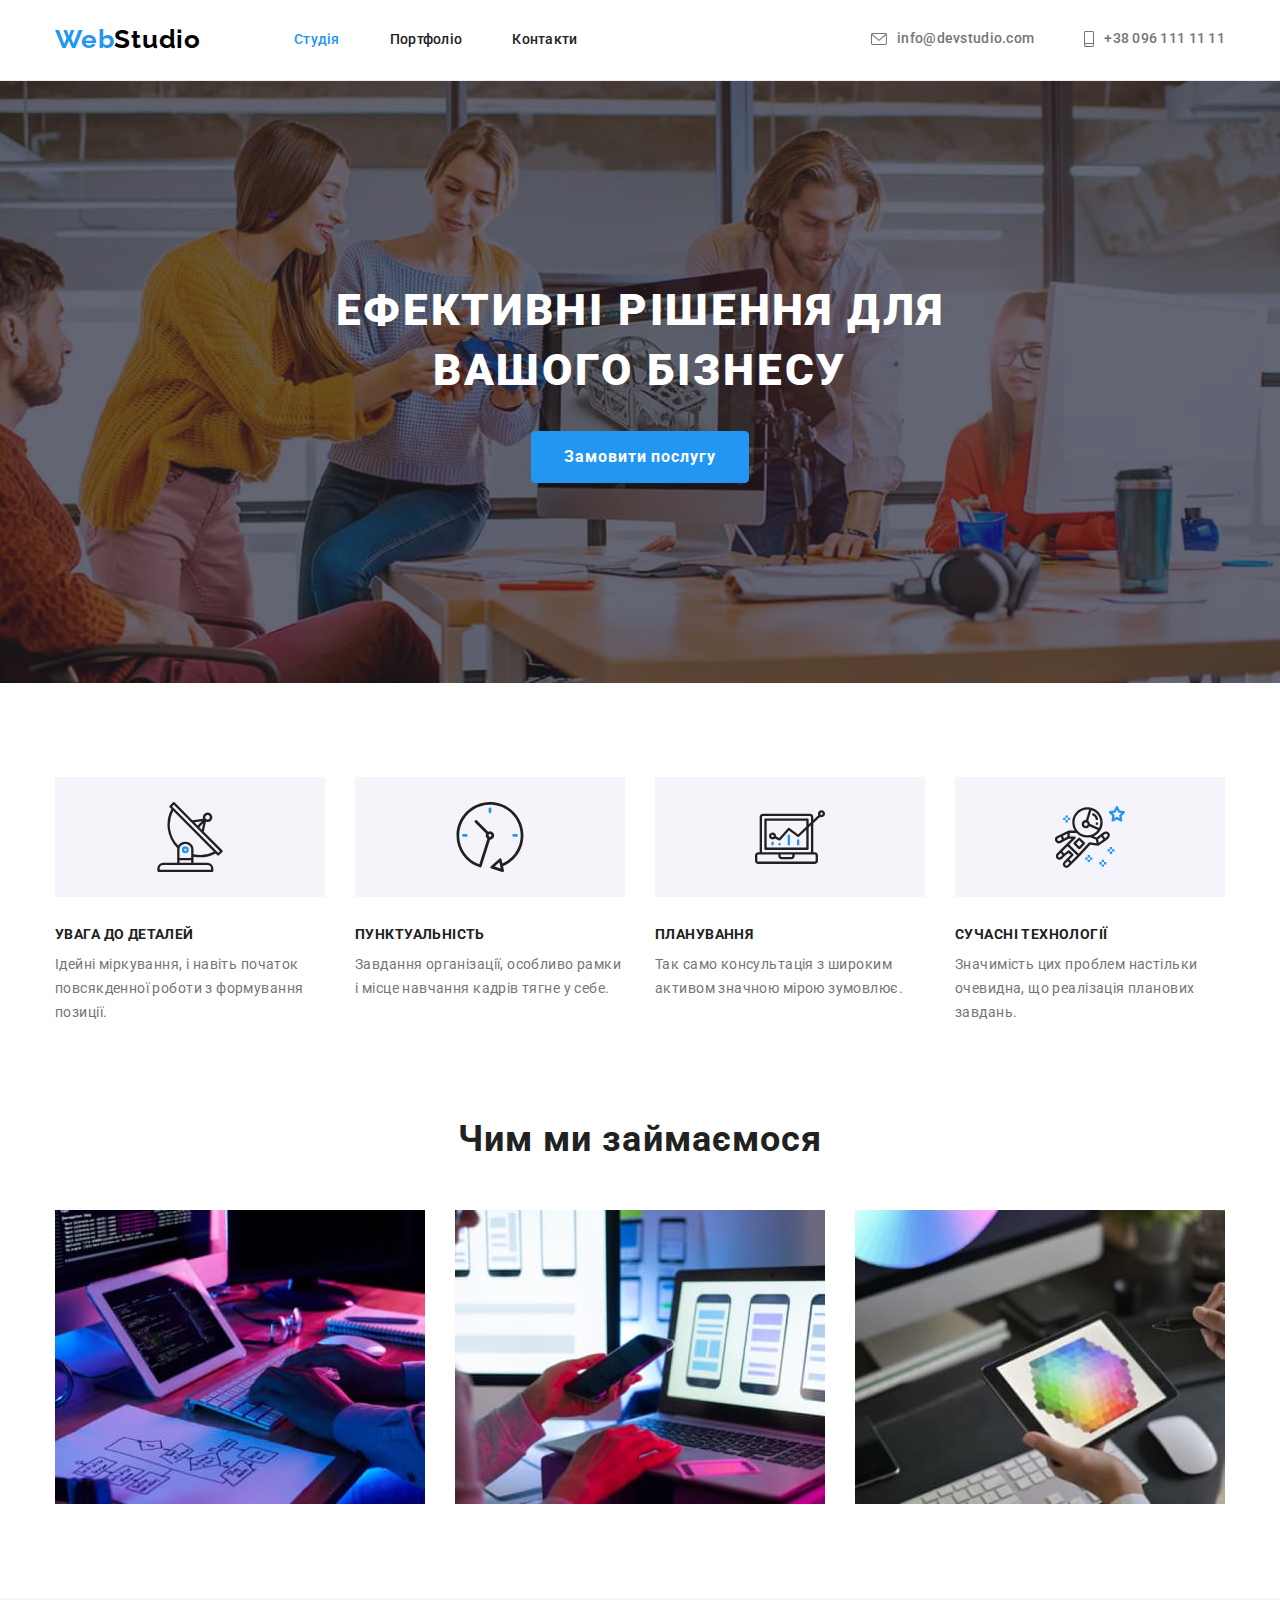
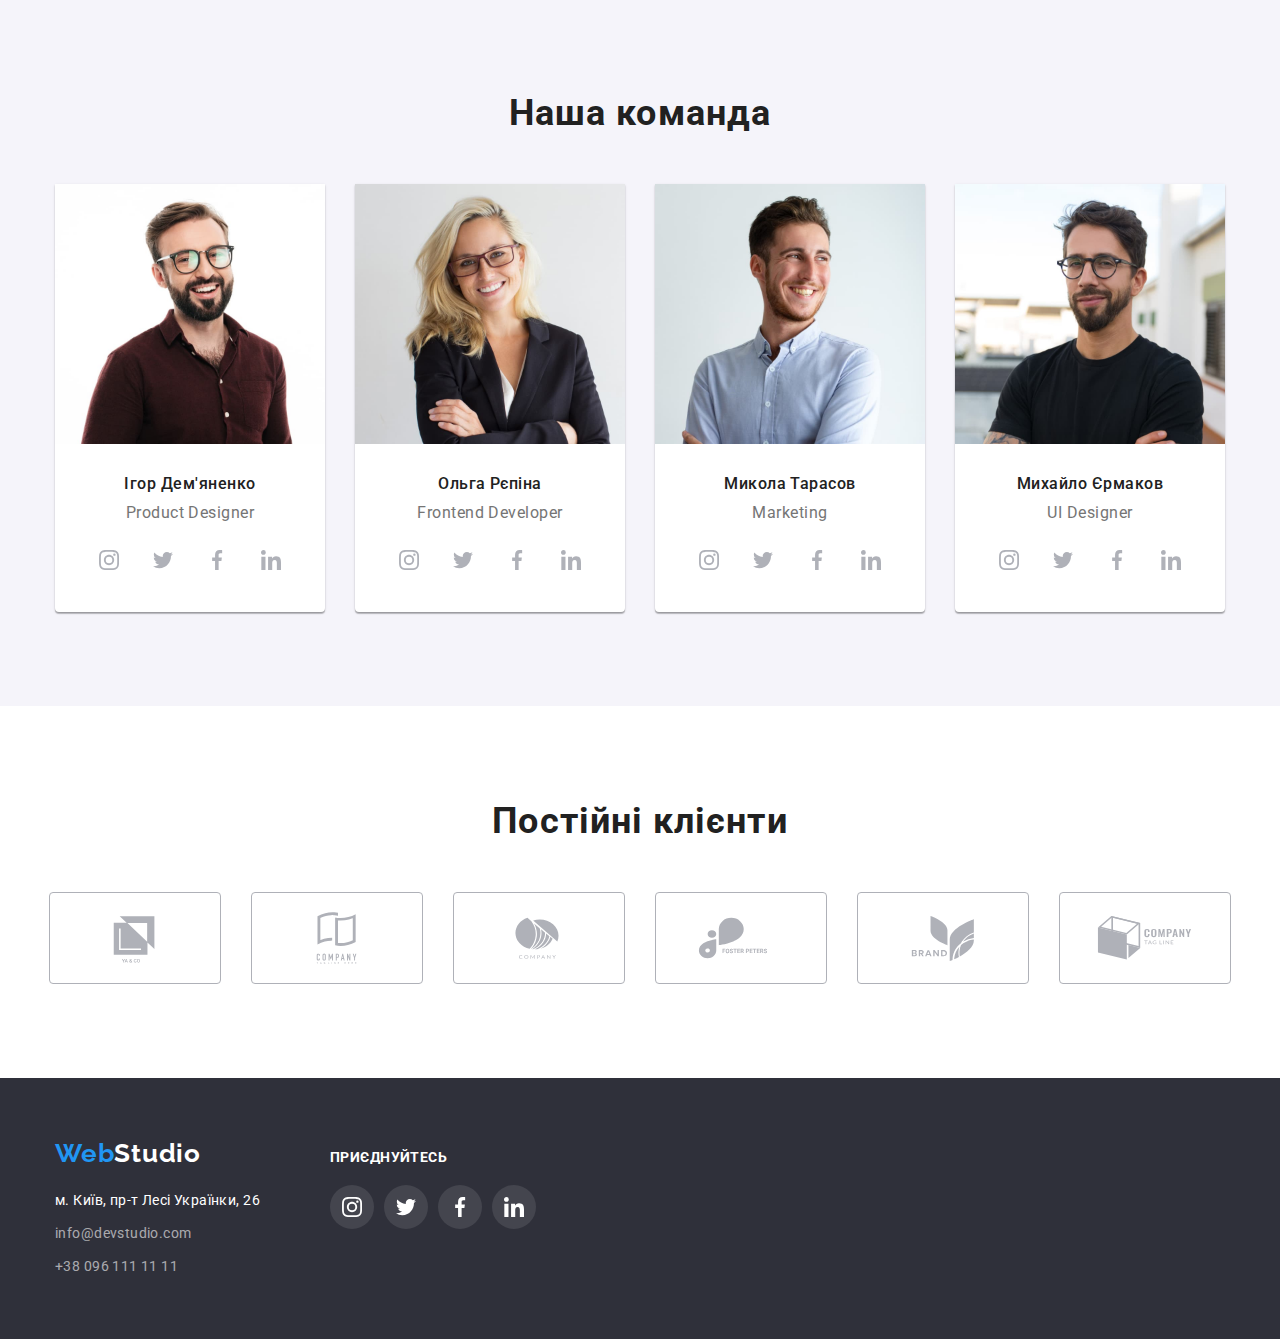
<file: index.html>
<!DOCTYPE html>
<html lang="uk">
  <head>
    <meta charset="UTF-8" />
    <meta http-equiv="X-UA-Compatible" content="IE=edge" />
    <meta name="viewport" content="width=device-width, initial-scale=1.0" />
    <title>WebStudio</title>
    <link rel="preconnect" href="https://fonts.googleapis.com" />
    <link rel="preconnect" href="https://fonts.gstatic.com" crossorigin />
    <link
      href="https://fonts.googleapis.com/css2?family=Raleway:wght@700&family=Roboto:wght@400;500;700;900&display=swap"
      rel="stylesheet"
    />
    <link
      rel="stylesheet"
      href="https://cdn.jsdelivr.net/npm/modern-normalize@1.1.0/modern-normalize.min.css"
    />
    <link rel="stylesheet" href="./css/styles.css" />
  </head>
  <body>
    <header class="page-header">
      <div class="container page-header-container">
        <nav class="page-navigation">
          <a href="./index.html" class="logo link"
            ><span class="logo-web">Web</span>Studio</a
          >
          <ul class="menu list">
            <li class="menu-item">
              <a href="./index.html" class="link current">Студія</a>
            </li>
            <li class="menu-item">
              <a href="./portfolio.html" class="link">Портфоліо</a>
            </li>
            <li class="menu-item"><a href="" class="link">Контакти</a></li>
          </ul>
        </nav>
        <ul class="contacts list">
          <li>
            <a href="mailto:info@devstudio.com" class="e-mail link">
              <svg
                aria-label="іконка конверта"
                class="contact-icon"
                width="16"
                height="12"
              >
                <use href="./images/icons.svg#icon-h-envelope"></use>
              </svg>
              info@devstudio.com</a
            >
          </li>
          <li>
            <a href="tel:+380961111111" class="tel link">
              <svg
                aria-label="іконка конверта"
                class="contact-icon"
                width="10"
                height="16"
              >
                <use href="./images/icons.svg#icon-h-smartphone"></use>
              </svg>
              +38 096 111 11 11</a
            >
          </li>
        </ul>
      </div>
    </header>

    <main>
      <section class="hero">
        <div class="container">
          <h1 class="hero-title">Ефективні рішення для вашого бізнесу</h1>
          <button type="button" class="hero-button">Замовити послугу</button>
        </div>
      </section>

      <section class="section advantages">
        <div class="container">
          <h2 hidden>Наші переваги</h2>
          <ul class="list advantages-list">
            <li class="advantages-list-item">
              <div class="advantages-logo-frame">
                <svg aria-label="іконка антени" width="70" height="70">
                  <use href="./images/icons.svg#icon-antenna"></use>
                </svg>
              </div>
              <h3 class="advantages-title">Увага до деталей</h3>
              <p class="advantages-text">
                Ідейні міркування, і навіть початок повсякденної роботи з
                формування позиції.
              </p>
            </li>
            <li class="advantages-list-item">
              <div class="advantages-logo-frame">
                <svg aria-label="іконка годинника" width="70" height="70">
                  <use href="./images/icons.svg#icon-clock"></use>
                </svg>
              </div>
              <h3 class="advantages-title">Пунктуальність</h3>
              <p class="advantages-text">
                Завдання організації, особливо рамки і місце навчання кадрів
                тягне у себе.
              </p>
            </li>
            <li class="advantages-list-item">
              <div class="advantages-logo-frame">
                <svg aria-label="іконка діаграми" width="70" height="70">
                  <use href="./images/icons.svg#icon-diagram"></use>
                </svg>
              </div>
              <h3 class="advantages-title">Планування</h3>
              <p class="advantages-text">
                Так само консультація з широким активом значною мірою зумовлює.
              </p>
            </li>
            <li class="advantages-list-item">
              <div class="advantages-logo-frame">
                <svg aria-label="іконка космонавта" width="70" height="70">
                  <use href="./images/icons.svg#icon-astronaut"></use>
                </svg>
              </div>
              <h3 class="advantages-title">Сучасні технології</h3>
              <p class="advantages-text">
                Значимість цих проблем настільки очевидна, що реалізація
                планових завдань.
              </p>
            </li>
          </ul>
        </div>
      </section>

      <section class="section about">
        <div class="container">
          <h2 class="section-title">Чим ми займаємося</h2>
          <ul class="list what-we-do-list">
            <li class="what-we-do-list-item">
              <img
                src="./images/what-we-do-1.jpg"
                alt="На столі стоять два монітори і планшет. Видно руки, які набирають текст на клавіатурі"
                width="370"
              />
            </li>
            <li class="what-we-do-list-item">
              <img
                src="./images/what-we-do-2.jpg"
                alt="Розкритий ноутбук. Видно руки: права рука лежить на тачпаді ноутбука, а ліва тримає смартфон"
                width="370"
              />
            </li>
            <li class="what-we-do-list-item">
              <img
                src="./images/what-we-do-3.jpg"
                alt="Ліва рука тримає планшет, права - стилус. Це на фоні столу з клавіатурою, монітором, мишкою, смартфоном"
                width="370"
              />
            </li>
          </ul>
        </div>
      </section>

      <section class="section our-team">
        <div class="container">
          <h2 class="section-title">Наша команда</h2>
          <ul class="list our-team-list">
            <li class="our-team-member">
              <img
                src="./images/our-team-1.jpg"
                alt="Ігор Дем'яненко"
                width="270"
              />
              <div class="team-member-info">
                <h3 class="our-team-member-name">Ігор Дем'яненко</h3>
                <p lang="en" class="profession">Product Designer</p>
                <ul class="social-list list">
                  <li class="social-list-item">
                    <a href="" class="social-list-link">
                      <svg
                        aria-label="іконка інстаграму"
                        class="social-list-icon"
                        width="20"
                        height="20"
                      >
                        <use href="./images/icons.svg#icon-instagram"></use>
                      </svg>
                    </a>
                  </li>
                  <li class="social-list-item">
                    <a href="" class="social-list-link">
                      <svg
                        aria-label="іконка твіттеру"
                        class="social-list-icon"
                        width="20"
                        height="20"
                      >
                        <use href="./images/icons.svg#icon-twitter"></use>
                      </svg>
                    </a>
                  </li>
                  <li class="social-list-item">
                    <a href="" class="social-list-link">
                      <svg
                        aria-label="іконка фейсбуку"
                        class="social-list-icon"
                        width="20"
                        height="20"
                      >
                        <use href="./images/icons.svg#icon-facebook"></use>
                      </svg>
                    </a>
                  </li>
                  <li class="social-list-item">
                    <a href="" class="social-list-link">
                      <svg
                        aria-label="іконка лінкдіну"
                        class="social-list-icon"
                        width="20"
                        height="20"
                      >
                        <use href="./images/icons.svg#icon-linkedin"></use>
                      </svg>
                    </a>
                  </li>
                </ul>
              </div>
            </li>
            <li class="our-team-member">
              <img
                src="./images/our-team-2.jpg"
                alt="Ольга Рєпіна"
                width="270"
              />
              <div class="team-member-info">
                <h3 class="our-team-member-name">Ольга Рєпіна</h3>
                <p lang="en" class="profession">Frontend Developer</p>
                <ul class="social-list list">
                  <li class="social-list-item">
                    <a href="" class="social-list-link">
                      <svg
                        aria-label="іконка інстаграму"
                        class="social-list-icon"
                        width="20"
                        height="20"
                      >
                        <use href="./images/icons.svg#icon-instagram"></use>
                      </svg>
                    </a>
                  </li>
                  <li class="social-list-item">
                    <a href="" class="social-list-link">
                      <svg
                        aria-label="іконка твіттеру"
                        class="social-list-icon"
                        width="20"
                        height="20"
                      >
                        <use href="./images/icons.svg#icon-twitter"></use>
                      </svg>
                    </a>
                  </li>
                  <li class="social-list-item">
                    <a href="" class="social-list-link">
                      <svg
                        aria-label="іконка фейсбуку"
                        class="social-list-icon"
                        width="20"
                        height="20"
                      >
                        <use href="./images/icons.svg#icon-facebook"></use>
                      </svg>
                    </a>
                  </li>
                  <li class="social-list-item">
                    <a href="" class="social-list-link">
                      <svg
                        aria-label="іконка лінкдіну"
                        class="social-list-icon"
                        width="20"
                        height="20"
                      >
                        <use href="./images/icons.svg#icon-linkedin"></use>
                      </svg>
                    </a>
                  </li>
                </ul>
              </div>
            </li>
            <li class="our-team-member">
              <img
                src="./images/our-team-3.jpg"
                alt="Микола Тарасов"
                width="270"
              />
              <div class="team-member-info">
                <h3 class="our-team-member-name">Микола Тарасов</h3>
                <p lang="en" class="profession">Marketing</p>
                <ul class="social-list list">
                  <li class="social-list-item">
                    <a href="" class="social-list-link">
                      <svg
                        aria-label="іконка інстаграму"
                        class="social-list-icon"
                        width="20"
                        height="20"
                      >
                        <use href="./images/icons.svg#icon-instagram"></use>
                      </svg>
                    </a>
                  </li>
                  <li class="social-list-item">
                    <a href="" class="social-list-link">
                      <svg
                        aria-label="іконка твіттеру"
                        class="social-list-icon"
                        width="20"
                        height="20"
                      >
                        <use href="./images/icons.svg#icon-twitter"></use>
                      </svg>
                    </a>
                  </li>
                  <li class="social-list-item">
                    <a href="" class="social-list-link">
                      <svg
                        aria-label="іконка фейсбуку"
                        class="social-list-icon"
                        width="20"
                        height="20"
                      >
                        <use href="./images/icons.svg#icon-facebook"></use>
                      </svg>
                    </a>
                  </li>
                  <li class="social-list-item">
                    <a href="" class="social-list-link">
                      <svg
                        aria-label="іконка лінкдіну"
                        class="social-list-icon"
                        width="20"
                        height="20"
                      >
                        <use href="./images/icons.svg#icon-linkedin"></use>
                      </svg>
                    </a>
                  </li>
                </ul>
              </div>
            </li>
            <li class="our-team-member">
              <img
                src="./images/our-team-4.jpg"
                alt="Михайло Єрмаков"
                width="270"
              />
              <div class="team-member-info">
                <h3 class="our-team-member-name">Михайло Єрмаков</h3>
                <p lang="en" class="profession">UI Designer</p>
                <ul class="social-list list">
                  <li class="social-list-item">
                    <a href="" class="social-list-link">
                      <svg
                        aria-label="іконка інстаграму"
                        class="social-list-icon"
                        width="20"
                        height="20"
                      >
                        <use href="./images/icons.svg#icon-instagram"></use>
                      </svg>
                    </a>
                  </li>
                  <li class="social-list-item">
                    <a href="" class="social-list-link">
                      <svg
                        aria-label="іконка твіттеру"
                        class="social-list-icon"
                        width="20"
                        height="20"
                      >
                        <use href="./images/icons.svg#icon-twitter"></use>
                      </svg>
                    </a>
                  </li>
                  <li class="social-list-item">
                    <a href="" class="social-list-link">
                      <svg
                        aria-label="іконка фейсбуку"
                        class="social-list-icon"
                        width="20"
                        height="20"
                      >
                        <use href="./images/icons.svg#icon-facebook"></use>
                      </svg>
                    </a>
                  </li>
                  <li class="social-list-item">
                    <a href="" class="social-list-link">
                      <svg
                        aria-label="іконка лінкдіну"
                        class="social-list-icon"
                        width="20"
                        height="20"
                      >
                        <use href="./images/icons.svg#icon-linkedin"></use>
                      </svg>
                    </a>
                  </li>
                </ul>
              </div>
            </li>
          </ul>
        </div>
      </section>
      <section class="section">
        <div class="container">
          <h2 class="section-title">Постійні клієнти</h2>
          <ul class="clients-list list">
            <li class="clients-list-item">
              <a class="client-logo-frame">
                <svg class="client-logo">
                  <use href="./images/icons.svg#icon-client-1"></use>
                </svg>
              </a>
            </li>
            <li class="clients-list-item">
              <a class="client-logo-frame">
                <svg class="client-logo">
                  <use href="./images/icons.svg#icon-client-2"></use>
                </svg>
              </a>
            </li>
            <li class="clients-list-item">
              <a class="client-logo-frame">
                <svg class="client-logo">
                  <use href="./images/icons.svg#icon-client-3"></use>
                </svg>
              </a>
            </li>
            <li class="clients-list-item">
              <a class="client-logo-frame">
                <svg class="client-logo">
                  <use href="./images/icons.svg#icon-client-4"></use>
                </svg>
              </a>
            </li>
            <li class="clients-list-item">
              <a class="client-logo-frame">
                <svg class="client-logo">
                  <use href="./images/icons.svg#icon-client-5"></use>
                </svg>
              </a>
            </li>
            <li class="clients-list-item">
              <a class="client-logo-frame">
                <svg class="client-logo">
                  <use href="./images/icons.svg#icon-client-6"></use>
                </svg>
              </a>
            </li>
          </ul>
        </div>
      </section>
    </main>
    <footer class="footer">
      <div class="container">
        <div class="footer-contacts">
          <a href="./index.html" class="footer-logo link"
            ><span class="logo-web">Web</span>Studio</a
          >
          <address>
            <ul class="list">
              <li class="footer-list-item">
                <a
                  href="https://goo.gl/maps/rY15ftQbcHT3z6ct7"
                  target="_blank"
                  class="footer-street link"
                  >м. Київ, пр-т Лесі Українки, 26</a
                >
              </li>
              <li class="footer-list-item">
                <a href="mailto:info@devstudio.com" class="footer-contacts link"
                  >info@devstudio.com</a
                >
              </li>
              <li class="footer-list-item">
                <a href="tel:+380961111111" class="footer-contacts phone link"
                  >+38 096 111 11 11</a
                >
              </li>
            </ul>
          </address>
        </div>
        <div class="join-us">
          <h2 class="join-us-title">Приєднуйтесь</h2>
          <ul class="social-list list">
            <li class="social-list-item">
              <a href="" class="social-list-link">
                <svg
                  aria-label="іконка інстаграму"
                  class="social-list-icon"
                  width="20"
                  height="20"
                >
                  <use href="./images/icons.svg#icon-instagram"></use>
                </svg>
              </a>
            </li>
            <li class="social-list-item">
              <a href="" class="social-list-link">
                <svg
                  aria-label="іконка твіттеру"
                  class="social-list-icon"
                  width="20"
                  height="20"
                >
                  <use href="./images/icons.svg#icon-twitter"></use>
                </svg>
              </a>
            </li>
            <li class="social-list-item">
              <a href="" class="social-list-link">
                <svg
                  aria-label="іконка фейсбуку"
                  class="social-list-icon"
                  width="20"
                  height="20"
                >
                  <use href="./images/icons.svg#icon-facebook"></use>
                </svg>
              </a>
            </li>
            <li class="social-list-item">
              <a href="" class="social-list-link">
                <svg
                  aria-label="іконка лінкдіну"
                  class="social-list-icon"
                  width="20"
                  height="20"
                >
                  <use href="./images/icons.svg#icon-linkedin"></use>
                </svg>
              </a>
            </li>
          </ul>
        </div>
      </div>
    </footer>
  </body>
</html>
</file>
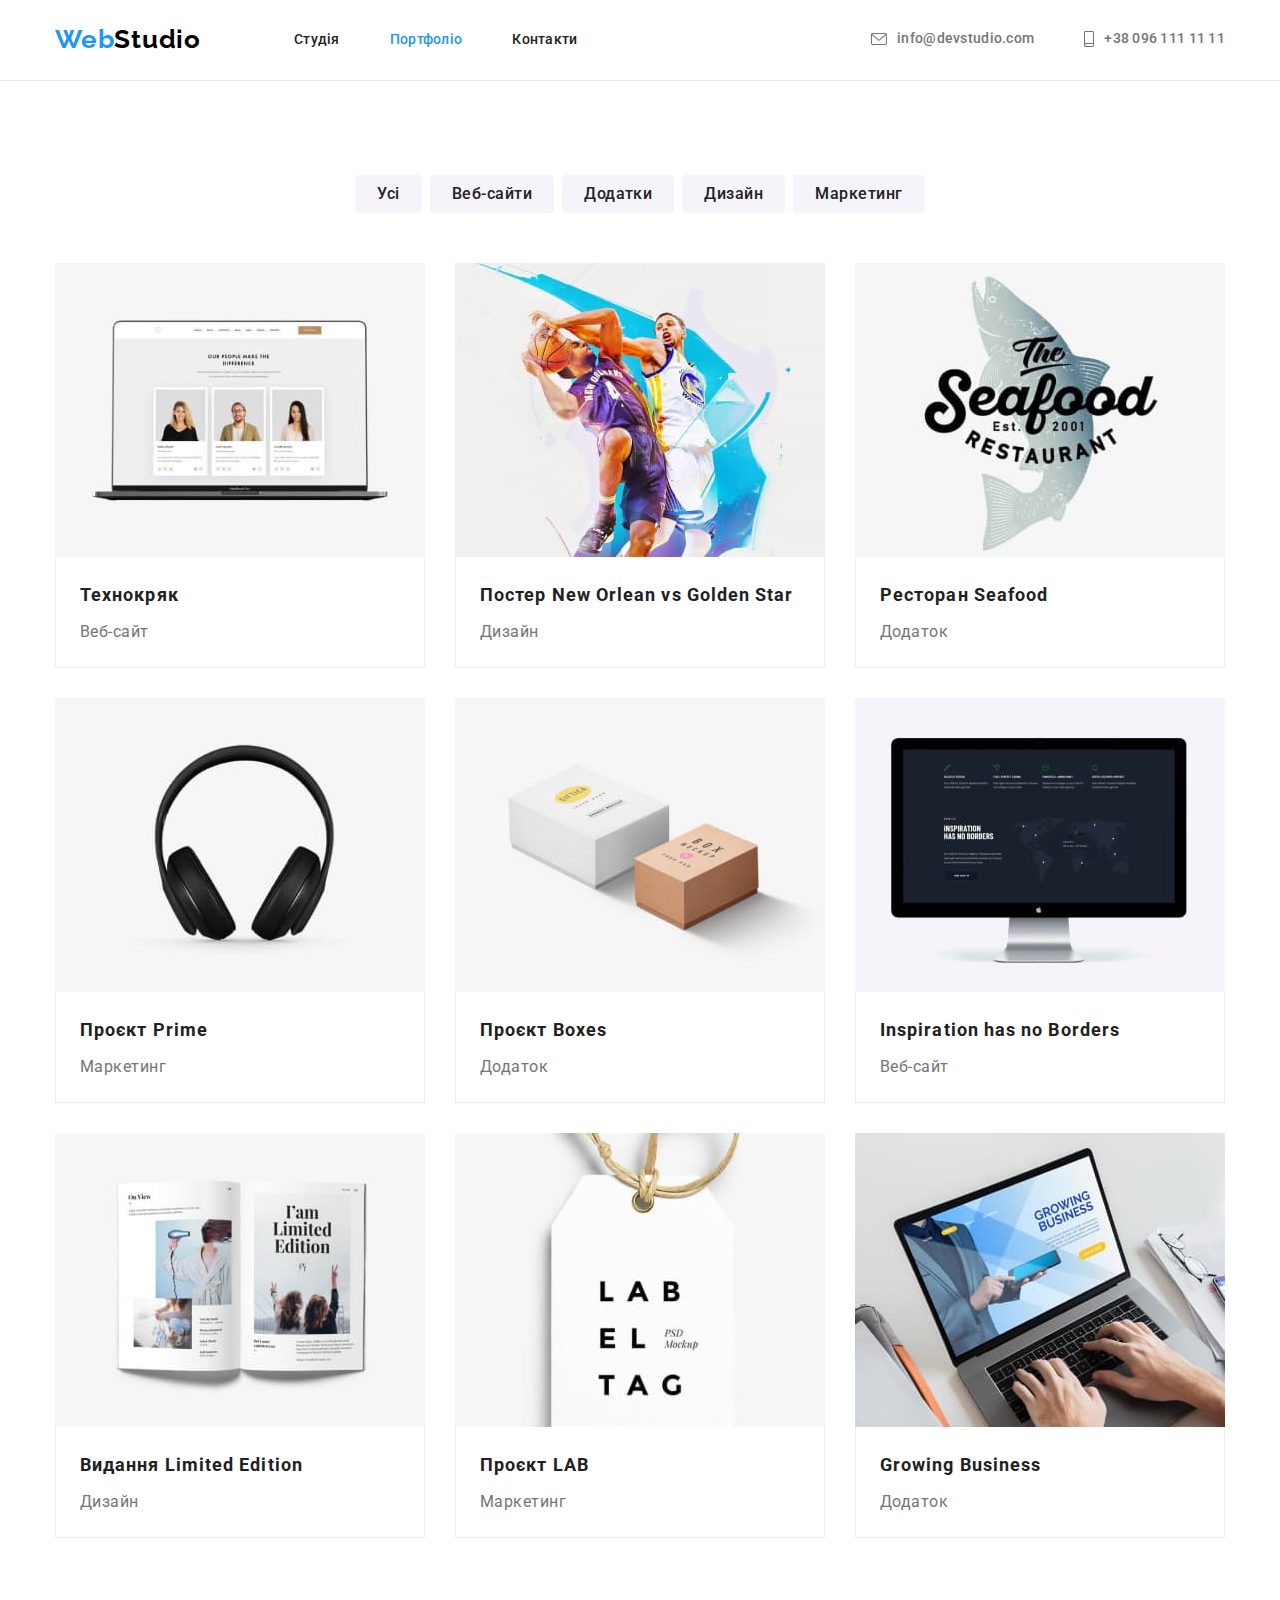
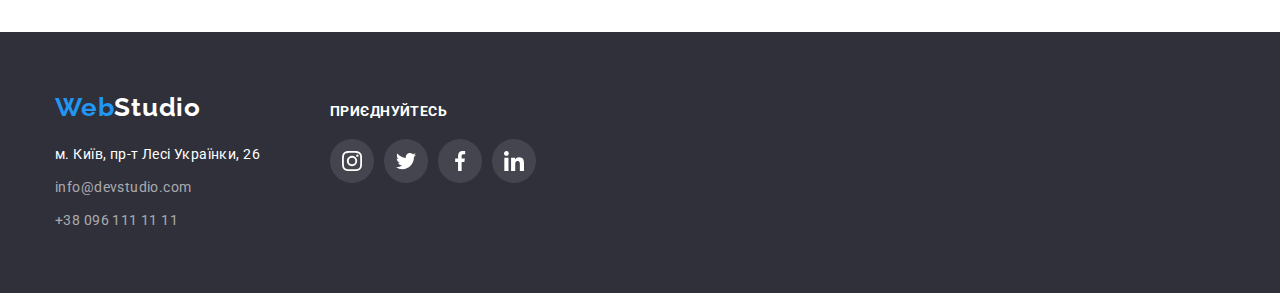
<file: portfolio.html>
<!DOCTYPE html>
<html lang="uk">
  <head>
    <meta charset="UTF-8" />
    <meta http-equiv="X-UA-Compatible" content="IE=edge" />
    <meta name="viewport" content="width=device-width, initial-scale=1.0" />
    <title>Портфоліо</title>
    <link rel="preconnect" href="https://fonts.googleapis.com" />
    <link rel="preconnect" href="https://fonts.gstatic.com" crossorigin />
    <link
      href="https://fonts.googleapis.com/css2?family=Raleway:wght@700&family=Roboto:wght@400;500;700;900&display=swap"
      rel="stylesheet"
    />
    <link
      rel="stylesheet"
      href="https://cdn.jsdelivr.net/npm/modern-normalize@1.1.0/modern-normalize.min.css"
    />
    <link rel="stylesheet" href="./css/styles.css" />
  </head>
  <body>
    <header class="page-header">
      <div class="container page-header-container">
        <nav class="page-navigation">
          <a href="./index.html" class="logo link"
            ><span class="logo-web">Web</span>Studio</a
          >
          <ul class="menu list">
            <li class="menu-item">
              <a href="./index.html" class="link">Студія</a>
            </li>
            <li class="menu-item">
              <a href="./portfolio.html" class="link current">Портфоліо</a>
            </li>
            <li class="menu-item"><a href="" class="link">Контакти</a></li>
          </ul>
        </nav>
        <ul class="contacts list">
          <li>
            <a href="mailto:info@devstudio.com" class="e-mail link">
              <svg
                aria-label="іконка конверта"
                class="contact-icon"
                width="16"
                height="12"
              >
                <use href="./images/icons.svg#icon-h-envelope"></use>
              </svg>
              info@devstudio.com</a
            >
          </li>
          <li>
            <a href="tel:+380961111111" class="tel link">
              <svg
                aria-label="іконка конверта"
                class="contact-icon"
                width="10"
                height="16"
              >
                <use href="./images/icons.svg#icon-h-smartphone"></use>
              </svg>
              +38 096 111 11 11</a>
          </li>
        </ul>
      </div>
    </header>
    <main>
      <section class="section">
        <div class="container">
          <h1 hidden>Приклади робіт</h1>
          <ul class="list portfolio-filter-list">
            <li><button type="button" class="portfolio-btn">Усі</button></li>
            <li>
              <button type="button" class="portfolio-btn">Веб-сайти</button>
            </li>
            <li>
              <button type="button" class="portfolio-btn">Додатки</button>
            </li>
            <li><button type="button" class="portfolio-btn">Дизайн</button></li>
            <li>
              <button type="button" class="portfolio-btn">Маркетинг</button>
            </li>
          </ul>

          <ul class="list portfolio-works-list">
            <li class="portfolio-item">
              <a href="" class="link">
                <img
                  src="./images/project-1.jpg"
                  alt="Відкритий ноутбук, на екрані якого веб-сайт із трьома фото"
                  width="370"
                />
                <div class="portfolio-item-info">
                  <h2 class="portfolio-item-name">Технокряк</h2>
                  <p class="portfolio-item-category">Веб-сайт</p>
                </div>
              </a>
            </li>
            <li class="portfolio-item">
              <a href="" class="link">
                <img
                  src="./images/project-2.jpg"
                  alt="Зліва баскетболіст у стрибку в фіолетовій формі тримає в руках м’яч, справа баскетболіст у стрибку в білій формі хоче відібрати м’яча"
                  width="370"
                />
                <div class="portfolio-item-info">
                  <h2 class="portfolio-item-name">
                    Постер New Orlean vs Golden Star
                  </h2>
                  <p class="portfolio-item-category">Дизайн</p>
                </div>
              </a>
            </li>
            <li class="portfolio-item">
              <a href="" class="link">
                <img
                  src="./images/project-3.jpg"
                  alt="Логотип ресторану The Sea Food, на якому зображено лосося"
                  width="370"
                />
                <div class="portfolio-item-info">
                  <h2 class="portfolio-item-name">Ресторан Seafood</h2>
                  <p class="portfolio-item-category">Додаток</p>
                </div>
              </a>
            </li>
            <li class="portfolio-item">
              <a href="" class="link">
                <img src="./images/project-4.jpg" alt="Навушники" width="370" />
                <div class="portfolio-item-info">
                  <h2 class="portfolio-item-name">Проєкт Prime</h2>
                  <p class="portfolio-item-category">Маркетинг</p>
                </div>
              </a>
            </li>
            <li class="portfolio-item">
              <a href="" class="link">
                <img
                  src="./images/project-5.jpg"
                  alt="Зліва більша біла коробка, справа менша світло-коричнева"
                  width="370"
                />
                <div class="portfolio-item-info">
                  <h2 class="portfolio-item-name">Проєкт Boxes</h2>
                  <p class="portfolio-item-category">Додаток</p>
                </div>
              </a>
            </li>
            <li class="portfolio-item">
              <a href="" class="link">
                <img
                  src="./images/project-6.jpg"
                  alt="Монітор із відкритим веб-сайтом із чорним фоном"
                  width="370"
                />
                <div class="portfolio-item-info">
                  <h2 class="portfolio-item-name">
                    Inspiration has no Borders
                  </h2>
                  <p class="portfolio-item-category">Веб-сайт</p>
                </div>
              </a>
            </li>
            <li class="portfolio-item">
              <a href="" class="link">
                <img
                  src="./images/project-7.jpg"
                  alt="Розгорнута книга з трьома фото"
                  width="370"
                />
                <div class="portfolio-item-info">
                  <h2 class="portfolio-item-name">Видання Limited Edition</h2>
                  <p class="portfolio-item-category">Дизайн</p>
                </div>
              </a>
            </li>
            <li class="portfolio-item">
              <a href="" class="link">
                <img
                  src="./images/project-8.jpg"
                  alt="Біла бірка із написом LABEL TAG"
                  width="370"
                />
                <div class="portfolio-item-info">
                  <h2 class="portfolio-item-name">Проєкт LAB</h2>
                  <p class="portfolio-item-category">Маркетинг</p>
                </div>
              </a>
            </li>
            <li class="portfolio-item">
              <a href="" class="link">
                <img
                  src="./images/project-9.jpg"
                  alt="Дві руки друкують на клавіатурі макбука, на екрані сайт із написом: Growing business"
                  width="370"
                />
                <div class="portfolio-item-info">
                  <h2 class="portfolio-item-name">Growing Business</h2>
                  <p class="portfolio-item-category">Додаток</p>
                </div>
              </a>
            </li>
          </ul>
        </div>
      </section>
    </main>
    <footer class="footer">
      <div class="container">
        <div class="footer-contacts">
          <a href="./index.html" class="footer-logo link"
            ><span class="logo-web">Web</span>Studio</a
          >
          <address>
            <ul class="list">
              <li class="footer-list-item">
                <a
                  href="https://goo.gl/maps/rY15ftQbcHT3z6ct7"
                  target="_blank"
                  class="footer-street link"
                  >м. Київ, пр-т Лесі Українки, 26</a
                >
              </li>
              <li class="footer-list-item">
                <a href="mailto:info@devstudio.com" class="footer-contacts link"
                  >info@devstudio.com</a
                >
              </li>
              <li class="footer-list-item">
                <a href="tel:+380961111111" class="footer-contacts phone link"
                  >+38 096 111 11 11</a
                >
              </li>
            </ul>
          </address>
        </div>
        <div class="join-us">
          <h2 class="join-us-title">Приєднуйтесь</h2>
          <ul class="social-list list">
            <li class="social-list-item">
              <a href="" class="social-list-link">
                <svg
                  aria-label="іконка інстаграму"
                  class="social-list-icon"
                  width="20"
                  height="20"
                >
                  <use href="./images/icons.svg#icon-instagram"></use>
                </svg>
              </a>
            </li>
            <li class="social-list-item">
              <a href="" class="social-list-link">
                <svg
                  aria-label="іконка твіттеру"
                  class="social-list-icon"
                  width="20"
                  height="20"
                >
                  <use href="./images/icons.svg#icon-twitter"></use>
                </svg>
              </a>
            </li>
            <li class="social-list-item">
              <a href="" class="social-list-link">
                <svg
                  aria-label="іконка фейсбуку"
                  class="social-list-icon"
                  width="20"
                  height="20"
                >
                  <use href="./images/icons.svg#icon-facebook"></use>
                </svg>
              </a>
            </li>
            <li class="social-list-item">
              <a href="" class="social-list-link">
                <svg
                  aria-label="іконка лінкдіну"
                  class="social-list-icon"
                  width="20"
                  height="20"
                >
                  <use href="./images/icons.svg#icon-linkedin"></use>
                </svg>
              </a>
            </li>
          </ul>
        </div>
      </div>
    </footer>
  </body>
</html>
</file>
<file: css/styles.css>
:root {
  --accent-color: #2196f3;
  --button-hover-color: #188ce8;
  --primary-text-color: #212121;
  --secondary-text-color: #757575;
  --footer-contacts-color: rgba(255, 255, 255, 0.6);
  --footer-social-list-link-bg: rgba(255, 255, 255, 0.1);
  --hero-footer-street-color: #ffffff;
  --items-bgc: #ffffff;
  --what-we-do-bgc: #f5f5f5;
  --our-team-bgc: #f5f4fa;
  --portfolio-item-border: #eeeeee;
  --hero-bgc: #c4c4c4;
  --footer-bgc: #2f303a;
  --logo-color: #000000;
  --header-line: #ececec;
  --icon-fill: #afb1b8;
}

body {
  color: var(--primary-text-color);

  font-family: 'Roboto', sans-serif;
}

h1,
h2,
h3,
p,
ul {
  margin-top: 0;
  margin-bottom: 0;
}

ul {
  padding-left: 0;
}

img {
  display: block;
  max-width: 100%;
}

.container {
  width: 1200px;
  margin-left: auto;
  margin-right: auto;
  padding-right: 15px;
  padding-left: 15px;
}

.page-header {
  background-color: var(--hero-footer-street-color);
  padding-top: 24px;
  padding-bottom: 25px;
  border-bottom: 1px solid var(--header-line);
}

.page-header-container {
  display: flex;
  align-items: center;
  justify-content: space-between;
}

.page-navigation {
  display: flex;
  align-items: center;
}

.logo {
  color: var(--logo-color);

  font-family: 'Raleway', sans-serif;
  font-weight: 700;
  font-size: 26px;
  line-height: 1.19;
  letter-spacing: 0.03em;

  margin-right: 93px;
}

.logo-web {
  color: var(--accent-color);
}

.menu {
  display: flex;
  column-gap: 50px;
}

.menu .link {
  color: var(--primary-text-color);

  font-weight: 500;
  font-size: 14px;
  line-height: 1.14;
  letter-spacing: 0.02em;
}

.menu .link.current {
  color: var(--accent-color);
}

.menu .link:hover,
.menu .link:focus {
  color: var(--accent-color);
}

.contacts.list {
  display: flex;

  gap: 50px;
}

.contacts .e-mail,
.contacts .tel {
  display: flex;
  align-items: center;
  font-weight: 500;
  font-size: 14px;
  line-height: 1.14;
  letter-spacing: 0.02em;
}

.contact-icon {
  margin-right: 10px;
  fill: var(--secondary-text-color);
}

.contacts .e-mail,
.contacts .tel,
.advantages-text,
.profession {
  color: var(--secondary-text-color);
}

.contacts .e-mail:hover,
.contacts .e-mail:focus,
.contacts .tel:hover,
.contacts .tel:focus,
.footer-contacts:hover,
.footer-contacts:focus {
  color: var(--accent-color);
}

.contacts .e-mail:hover .contact-icon,
.contacts .e-mail:focus .contact-icon,
.contacts .tel:hover .contact-icon,
.contacts .tel:focus .contact-icon {
  fill: var(--accent-color);
}

.link {
  text-decoration: none;
}

.list {
  list-style: none;
}

/* STUDIO */
/* Hero */

.hero {
  background-color: var(--hero-bgc);
  max-width: 1600px;
  margin-left: auto;
  margin-right: auto;
  padding-top: 200px;
  padding-bottom: 200px;
  background-image: linear-gradient(
      rgba(47, 48, 58, 0.4),
      rgba(47, 48, 58, 0.4)
    ),
    url('../images/hero-background.jpg');
  background-repeat: no-repeat;
  background-position: center center;
  background-size: cover;
}

.hero-title {
  color: var(--hero-footer-street-color);
  width: 696px;
  margin-bottom: 30px;
  font-weight: 900;
  font-size: 44px;
  line-height: 1.36;
  text-align: center;
  letter-spacing: 0.06em;
  text-transform: uppercase;
}

.hero-button {
  color: var(--hero-footer-street-color);
  background-color: var(--accent-color);
  cursor: pointer;
  min-width: 216px;
  border: 1px solid var(--accent-color);
  border-radius: 4px;
  padding: 10px 32px;

  font-family: inherit;
  font-weight: 700;
  font-size: 16px;
  line-height: 1.88;
  text-align: center;
  letter-spacing: 0.06em;
}

.hero-title,
.hero-button {
  display: block;
  margin-left: auto;
  margin-right: auto;
}

.hero-button:hover,
.hero-button:focus {
  background-color: var(--button-hover-color);
}

/* Advantages */

.advantages-logo-frame {
  display: flex;
  justify-content: center;
  align-items: center;
  height: 120px;
  background-color: var(--our-team-bgc);
}

.advantages-list {
  display: flex;
  flex-wrap: wrap;
  gap: 30px;
}

.advantages-list-item {
  flex-basis: calc((100% - 90px) / 4);
}

.advantages-title {
  font-weight: 700;
  font-size: 14px;
  line-height: 1.14;
  letter-spacing: 0.03em;
  text-transform: uppercase;
  margin-top: 30px;
  margin-bottom: 10px;
}
.advantages-text {
  font-size: 14px;
  line-height: 1.71;
  letter-spacing: 0.03em;
}

/* general sections styles */
.section-title {
  font-weight: 700;
  font-size: 36px;
  line-height: 42px;
  text-align: center;
  letter-spacing: 0.03em;
  margin-bottom: 50px;
}
/* section: what we do */
.section {
  padding-top: 94px;
  padding-bottom: 94px;
}

.section.about {
  padding-top: 0;
}

.what-we-do-list {
  display: flex;
  flex-wrap: wrap;
  gap: 30px;
}

.what-we-do-list-item {
  flex-basis: calc((100% - 60px) / 3);
}

/* section: our team */
.section.our-team {
  background-color: var(--our-team-bgc);
}

.our-team-list {
  display: flex;
  flex-wrap: wrap;
  gap: 30px;
}

.our-team-member {
  flex-basis: calc((100% - 90px) / 4);
  background: var(--items-bgc);
  box-shadow: 0px 1px 3px rgba(0, 0, 0, 0.12), 0px 1px 1px rgba(0, 0, 0, 0.14),
    0px 2px 1px rgba(0, 0, 0, 0.2);
  border-radius: 0px 0px 4px 4px;
}

.team-member-info {
  padding-top: 30px;
  padding-bottom: 30px;
}

.our-team-member-name {
  font-weight: 500;
  font-size: 16px;
  line-height: 1.19;
  text-align: center;
  letter-spacing: 0.03em;
  margin-bottom: 10px;
}
.profession {
  font-size: 16px;
  line-height: 1.19;
  text-align: center;
  letter-spacing: 0.03em;
  margin-bottom: 16px;
}

.social-list {
  display: flex;
  justify-content: center;
  column-gap: 10px;
}

.social-list-link {
  display: flex;
  align-items: center;
  justify-content: center;
  width: 44px;
  height: 44px;
  border-radius: 50%;
}

.social-list-link:hover .social-list-icon,
.social-list-link:focus .social-list-icon {
  fill: var(--items-bgc);
}

.social-list-icon {
  fill: var(--icon-fill);
}

/* Clients */
.clients-list {
  display: flex;
  justify-content: center;
  align-items: center;
  gap: 30px;
}

.clients-list-item {
  flex-basis: calc((100% - 150px) / 6);
}

.client-logo-frame {
  display: block;
  border: 1px solid var(--icon-fill);
  border-radius: 4px;
  padding: 16px 32px;
  height: 92px;
}

.client-logo-frame:hover,
.client-logo-frame:focus {
  border: 1px solid var(--accent-color);
}

.client-logo-frame:hover .client-logo,
.client-logo-frame:focus .client-logo {
  fill: var(--accent-color);
}

.client-logo {
  width: 106px;
  height: 60px;
  fill: var(--icon-fill);
}

/* Footer */
.footer {
  background-color: var(--footer-bgc);
  padding-top: 60px;
  padding-bottom: 60px;
}
.footer-logo {
  color: var(--hero-footer-street-color);

  font-family: 'Raleway', sans-serif;
  font-weight: 700;
  font-size: 26px;
  line-height: 1.19;
  letter-spacing: 0.03em;
  display: inline-block;
  margin-bottom: 20px;
}
.footer-street,
.footer-contacts {
  font-style: normal;
  font-size: 14px;
  line-height: 1.71;
  letter-spacing: 0.03em;
  display: inline-block;
}

.footer-list-item:not(:last-child) {
  margin-bottom: 9px;
}

.footer-street {
  color: var(--hero-footer-street-color);
}

.footer-contacts {
  color: var(--footer-contacts-color);
}

.footer .container {
  display: flex;
  align-items: baseline;
}

.join-us {
  margin-left: 70px;
}

.join-us-title {
  color: var(--hero-footer-street-color);
  width: 166px;
  margin-bottom: 20px;
  font-weight: 700;
  font-size: 14px;
  line-height: 16px;
  letter-spacing: 0.03em;
  text-transform: uppercase;
}

.join-us .social-list-link {
  background-color: var(--footer-social-list-link-bg);
}

.join-us .social-list-icon {
  fill: var(--items-bgc);
}

.social-list-link:hover,
.social-list-link:focus {
  background-color: var(--accent-color);
}

/* PORTFOLIO */
/* portfolio filter */

.portfolio-filter-list {
  display: flex;
  justify-content: center;
  margin-bottom: 50px;
  gap: 8px;
}

.portfolio-btn {
  color: var(--primary-text-color);
  background-color: var(--our-team-bgc);
  border: 0px;
  border-radius: 4px;
  cursor: pointer;
  font-family: inherit;
  font-weight: 500;
  font-size: 16px;
  line-height: 1.62;
  text-align: center;
  letter-spacing: 0.03em;
  padding: 6px 22px;
}

.portfolio-btn:hover,
.portfolio-btn:focus {
  color: var(--hero-footer-street-color);
  background-color: var(--accent-color);
  box-shadow: 0px 3px 1px rgba(0, 0, 0, 0.1), 0px 1px 2px rgba(0, 0, 0, 0.08),
    0px 2px 2px rgba(0, 0, 0, 0.12);
}

.portfolio-works-list {
  display: flex;
  flex-wrap: wrap;
  gap: 30px;
}

.portfolio-item {
  flex-basis: calc((100% - 60px) / 3);
  background: var(--items-bgc);
}

.portfolio-item .link {
  display: block;
}

.portfolio-item .link:hover,
.portfolio-item .link:focus {
  box-shadow: 0px 1px 1px rgba(0, 0, 0, 0.12), 0px 4px 4px rgba(0, 0, 0, 0.06),
    1px 4px 6px rgba(0, 0, 0, 0.16);
}

.portfolio-item-info {
  padding: 20px 24px;
  border-left: 1px solid var(--portfolio-item-border);
  border-bottom: 1px solid var(--portfolio-item-border);
  border-right: 1px solid var(--portfolio-item-border);
}

.portfolio-item-name {
  color: var(--primary-text-color);
  font-weight: 700;
  font-size: 18px;
  line-height: 2;
  letter-spacing: 0.06em;
  margin-bottom: 4px;
}

.portfolio-item-category {
  color: var(--secondary-text-color);
  font-size: 16px;
  line-height: 1.88;
  letter-spacing: 0.03em;
}
</file>
